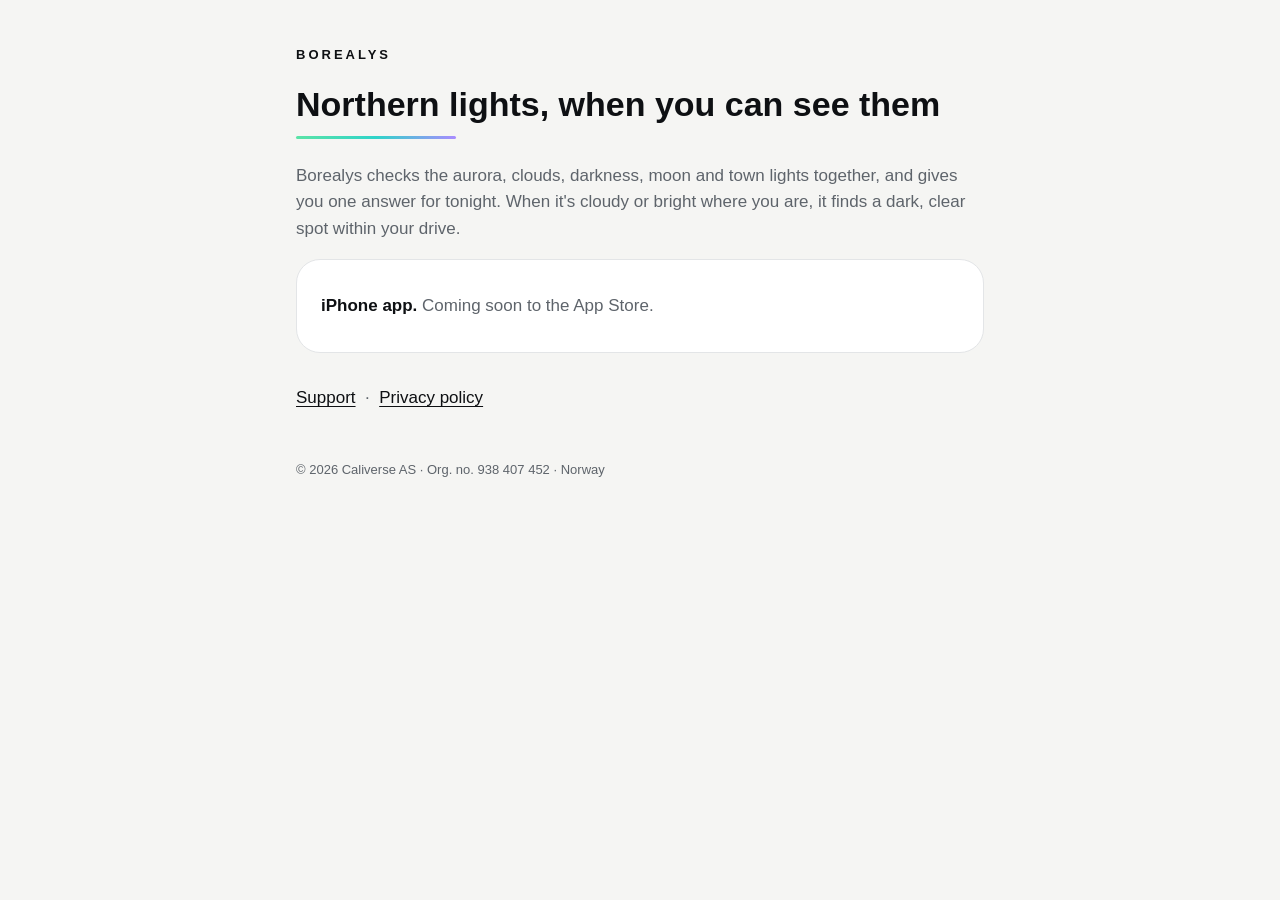
<file: index.html>
<!doctype html>
<html lang="en">
<head>
<meta charset="utf-8"><meta name="viewport" content="width=device-width, initial-scale=1">
<title>Borealys</title>
<meta name="description" content="Northern lights, when you can see them. One answer for tonight and where to go.">
<link rel="stylesheet" href="style.css">
</head>
<body><main>
<div class="wordmark">BOREALYS</div>
<h1>Northern lights, when you can see them</h1>
<div class="ribbon"></div>
<p>Borealys checks the aurora, clouds, darkness, moon and town lights together, and gives you one answer for tonight. When it's cloudy or bright where you are, it finds a dark, clear spot within your drive.</p>
<div class="card">
<p><strong>iPhone app.</strong> Coming soon to the App Store.</p>
</div>
<p style="margin-top:32px"><a href="support.html">Support</a> &nbsp;·&nbsp; <a href="privacy.html">Privacy policy</a></p>
<footer>© 2026 Caliverse AS · Org. no. 938 407 452 · Norway</footer>
</main></body>
</html>
</file>
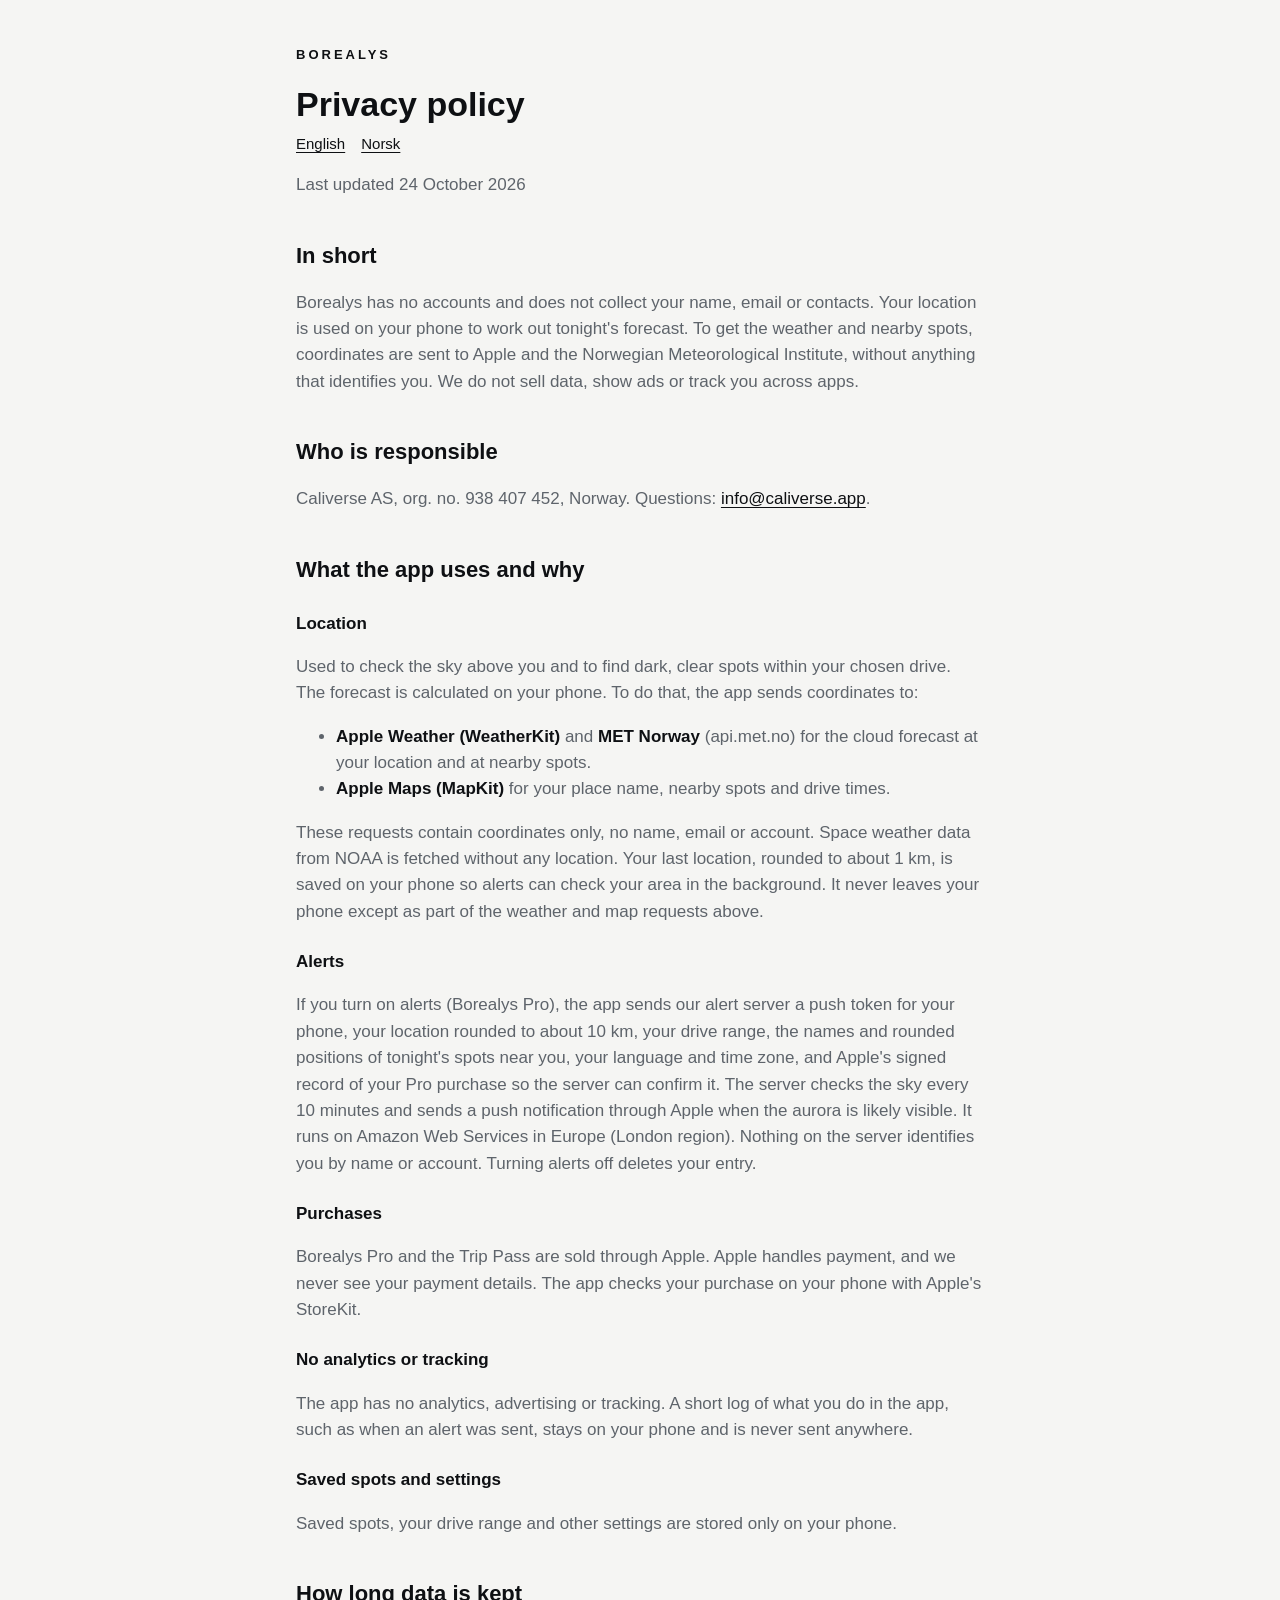
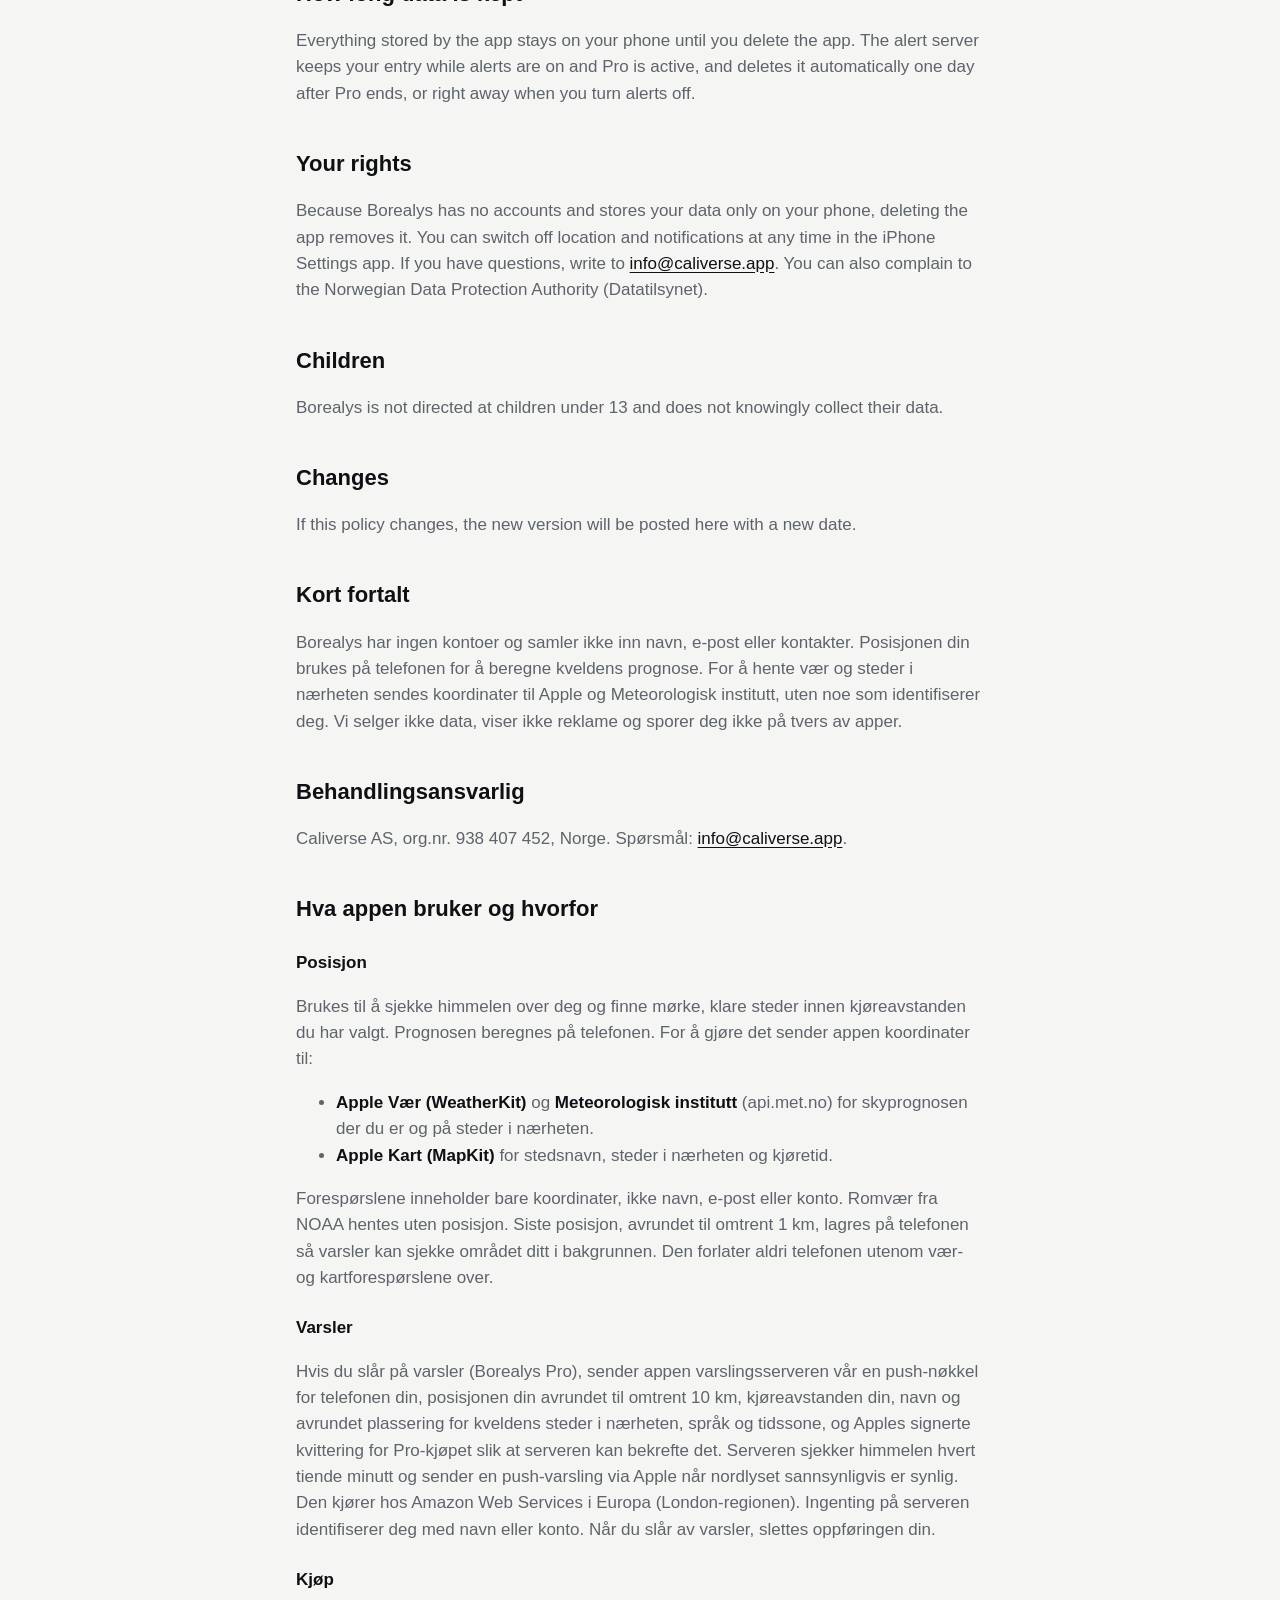
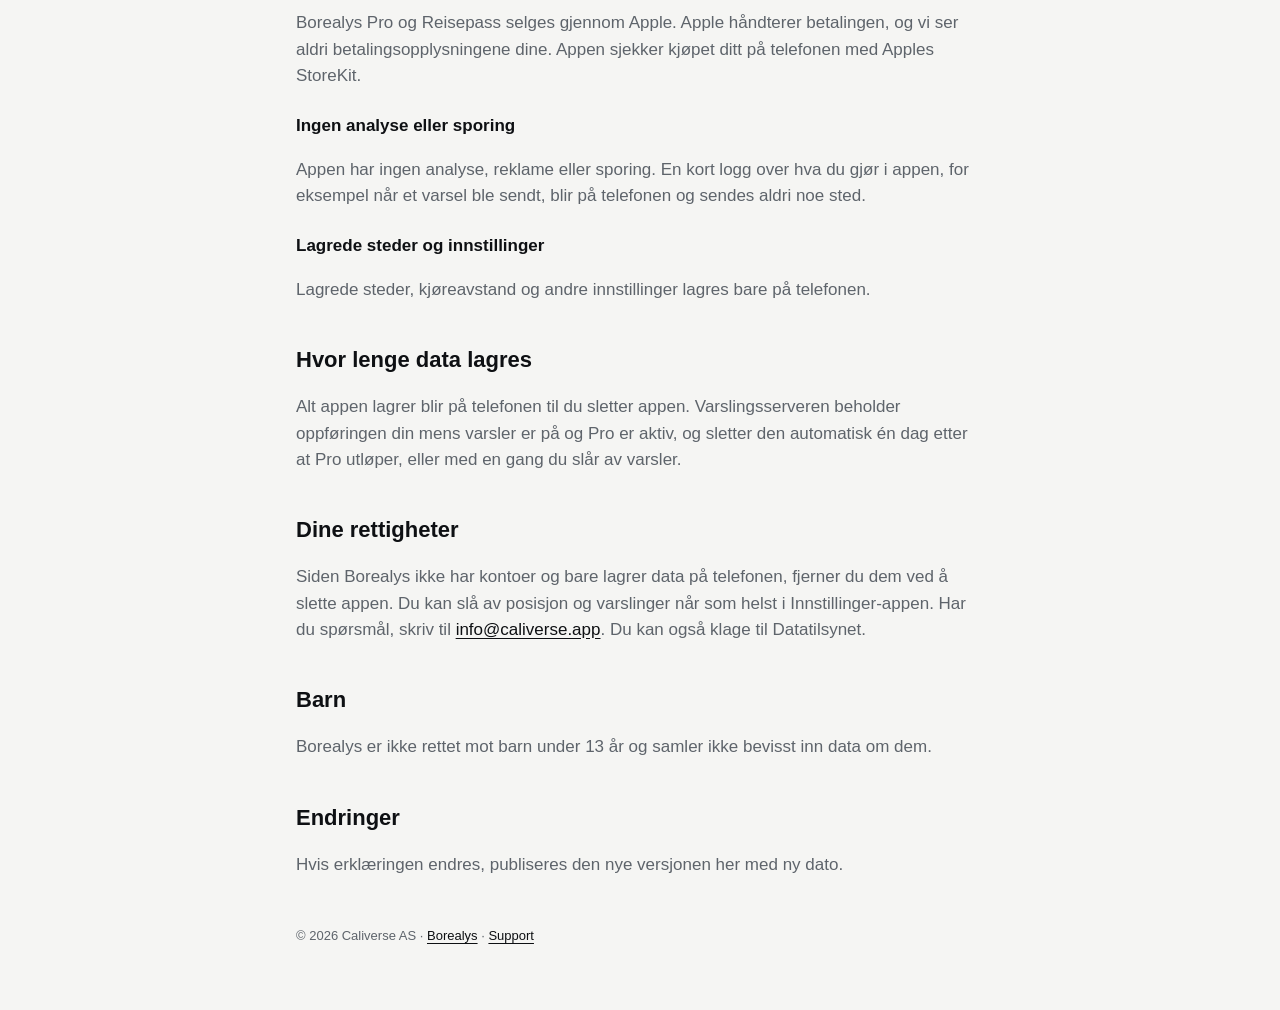
<file: privacy.html>
<!doctype html>
<html lang="en">
<head>
<meta charset="utf-8"><meta name="viewport" content="width=device-width, initial-scale=1">
<title>Borealys Privacy Policy</title>
<link rel="stylesheet" href="style.css">
</head>
<body><main>
<div class="wordmark">BOREALYS</div>
<h1>Privacy policy</h1>
<div class="lang"><a href="#en">English</a><a href="#nb">Norsk</a></div>
<p>Last updated 24 October 2026</p>

<section id="en">
<h2>In short</h2>
<p>Borealys has no accounts and does not collect your name, email or contacts. Your location is used on your phone to work out tonight's forecast. To get the weather and nearby spots, coordinates are sent to Apple and the Norwegian Meteorological Institute, without anything that identifies you. We do not sell data, show ads or track you across apps.</p>

<h2>Who is responsible</h2>
<p>Caliverse AS, org. no. 938 407 452, Norway. Questions: <a href="mailto:info@caliverse.app">info@caliverse.app</a>.</p>

<h2>What the app uses and why</h2>
<h3>Location</h3>
<p>Used to check the sky above you and to find dark, clear spots within your chosen drive. The forecast is calculated on your phone. To do that, the app sends coordinates to:</p>
<ul>
<li><strong>Apple Weather (WeatherKit)</strong> and <strong>MET Norway</strong> (api.met.no) for the cloud forecast at your location and at nearby spots.</li>
<li><strong>Apple Maps (MapKit)</strong> for your place name, nearby spots and drive times.</li>
</ul>
<p>These requests contain coordinates only, no name, email or account. Space weather data from NOAA is fetched without any location. Your last location, rounded to about 1 km, is saved on your phone so alerts can check your area in the background. It never leaves your phone except as part of the weather and map requests above.</p>

<h3>Alerts</h3>
<p>If you turn on alerts (Borealys Pro), the app sends our alert server a push token for your phone, your location rounded to about 10 km, your drive range, the names and rounded positions of tonight's spots near you, your language and time zone, and Apple's signed record of your Pro purchase so the server can confirm it. The server checks the sky every 10 minutes and sends a push notification through Apple when the aurora is likely visible. It runs on Amazon Web Services in Europe (London region). Nothing on the server identifies you by name or account. Turning alerts off deletes your entry.</p>

<h3>Purchases</h3>
<p>Borealys Pro and the Trip Pass are sold through Apple. Apple handles payment, and we never see your payment details. The app checks your purchase on your phone with Apple's StoreKit.</p>

<h3>No analytics or tracking</h3>
<p>The app has no analytics, advertising or tracking. A short log of what you do in the app, such as when an alert was sent, stays on your phone and is never sent anywhere.</p>

<h3>Saved spots and settings</h3>
<p>Saved spots, your drive range and other settings are stored only on your phone.</p>

<h2>How long data is kept</h2>
<p>Everything stored by the app stays on your phone until you delete the app. The alert server keeps your entry while alerts are on and Pro is active, and deletes it automatically one day after Pro ends, or right away when you turn alerts off.</p>

<h2>Your rights</h2>
<p>Because Borealys has no accounts and stores your data only on your phone, deleting the app removes it. You can switch off location and notifications at any time in the iPhone Settings app. If you have questions, write to <a href="mailto:info@caliverse.app">info@caliverse.app</a>. You can also complain to the Norwegian Data Protection Authority (Datatilsynet).</p>

<h2>Children</h2>
<p>Borealys is not directed at children under 13 and does not knowingly collect their data.</p>

<h2>Changes</h2>
<p>If this policy changes, the new version will be posted here with a new date.</p>
</section>

<section id="nb">
<h2>Kort fortalt</h2>
<p>Borealys har ingen kontoer og samler ikke inn navn, e-post eller kontakter. Posisjonen din brukes på telefonen for å beregne kveldens prognose. For å hente vær og steder i nærheten sendes koordinater til Apple og Meteorologisk institutt, uten noe som identifiserer deg. Vi selger ikke data, viser ikke reklame og sporer deg ikke på tvers av apper.</p>

<h2>Behandlingsansvarlig</h2>
<p>Caliverse AS, org.nr. 938 407 452, Norge. Spørsmål: <a href="mailto:info@caliverse.app">info@caliverse.app</a>.</p>

<h2>Hva appen bruker og hvorfor</h2>
<h3>Posisjon</h3>
<p>Brukes til å sjekke himmelen over deg og finne mørke, klare steder innen kjøreavstanden du har valgt. Prognosen beregnes på telefonen. For å gjøre det sender appen koordinater til:</p>
<ul>
<li><strong>Apple Vær (WeatherKit)</strong> og <strong>Meteorologisk institutt</strong> (api.met.no) for skyprognosen der du er og på steder i nærheten.</li>
<li><strong>Apple Kart (MapKit)</strong> for stedsnavn, steder i nærheten og kjøretid.</li>
</ul>
<p>Forespørslene inneholder bare koordinater, ikke navn, e-post eller konto. Romvær fra NOAA hentes uten posisjon. Siste posisjon, avrundet til omtrent 1 km, lagres på telefonen så varsler kan sjekke området ditt i bakgrunnen. Den forlater aldri telefonen utenom vær- og kartforespørslene over.</p>

<h3>Varsler</h3>
<p>Hvis du slår på varsler (Borealys Pro), sender appen varslingsserveren vår en push-nøkkel for telefonen din, posisjonen din avrundet til omtrent 10 km, kjøreavstanden din, navn og avrundet plassering for kveldens steder i nærheten, språk og tidssone, og Apples signerte kvittering for Pro-kjøpet slik at serveren kan bekrefte det. Serveren sjekker himmelen hvert tiende minutt og sender en push-varsling via Apple når nordlyset sannsynligvis er synlig. Den kjører hos Amazon Web Services i Europa (London-regionen). Ingenting på serveren identifiserer deg med navn eller konto. Når du slår av varsler, slettes oppføringen din.</p>

<h3>Kjøp</h3>
<p>Borealys Pro og Reisepass selges gjennom Apple. Apple håndterer betalingen, og vi ser aldri betalingsopplysningene dine. Appen sjekker kjøpet ditt på telefonen med Apples StoreKit.</p>

<h3>Ingen analyse eller sporing</h3>
<p>Appen har ingen analyse, reklame eller sporing. En kort logg over hva du gjør i appen, for eksempel når et varsel ble sendt, blir på telefonen og sendes aldri noe sted.</p>

<h3>Lagrede steder og innstillinger</h3>
<p>Lagrede steder, kjøreavstand og andre innstillinger lagres bare på telefonen.</p>

<h2>Hvor lenge data lagres</h2>
<p>Alt appen lagrer blir på telefonen til du sletter appen. Varslingsserveren beholder oppføringen din mens varsler er på og Pro er aktiv, og sletter den automatisk én dag etter at Pro utløper, eller med en gang du slår av varsler.</p>

<h2>Dine rettigheter</h2>
<p>Siden Borealys ikke har kontoer og bare lagrer data på telefonen, fjerner du dem ved å slette appen. Du kan slå av posisjon og varslinger når som helst i Innstillinger-appen. Har du spørsmål, skriv til <a href="mailto:info@caliverse.app">info@caliverse.app</a>. Du kan også klage til Datatilsynet.</p>

<h2>Barn</h2>
<p>Borealys er ikke rettet mot barn under 13 år og samler ikke bevisst inn data om dem.</p>

<h2>Endringer</h2>
<p>Hvis erklæringen endres, publiseres den nye versjonen her med ny dato.</p>
</section>

<footer>© 2026 Caliverse AS · <a href="index.html">Borealys</a> · <a href="support.html">Support</a></footer>
</main></body>
</html>
</file>
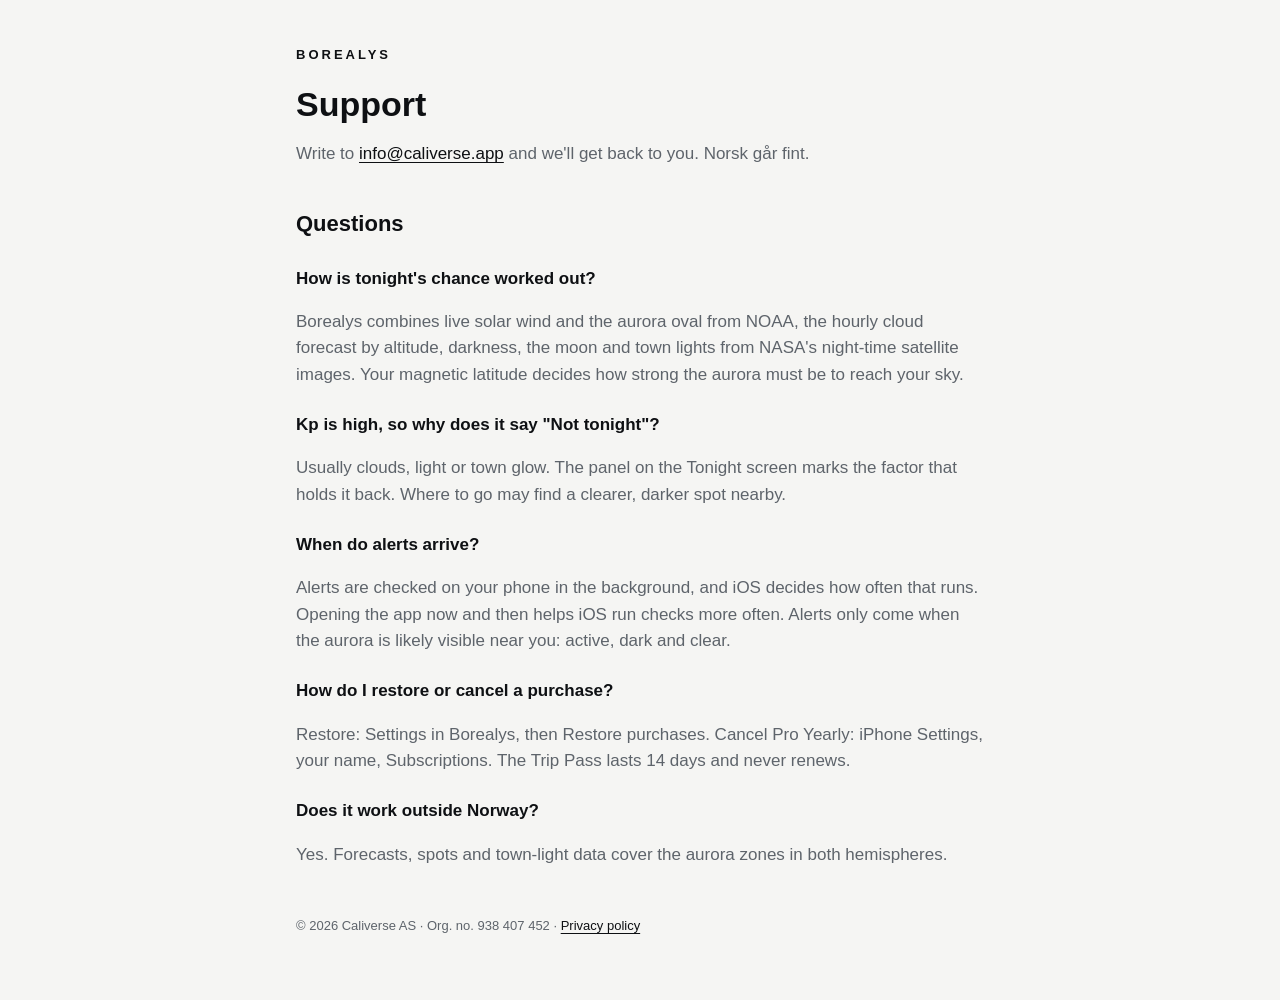
<file: support.html>
<!doctype html>
<html lang="en">
<head>
<meta charset="utf-8"><meta name="viewport" content="width=device-width, initial-scale=1">
<title>Borealys Support</title>
<link rel="stylesheet" href="style.css">
</head>
<body><main>
<div class="wordmark">BOREALYS</div>
<h1>Support</h1>
<p>Write to <a href="mailto:info@caliverse.app">info@caliverse.app</a> and we'll get back to you. Norsk går fint.</p>

<h2>Questions</h2>
<h3>How is tonight's chance worked out?</h3>
<p>Borealys combines live solar wind and the aurora oval from NOAA, the hourly cloud forecast by altitude, darkness, the moon and town lights from NASA's night-time satellite images. Your magnetic latitude decides how strong the aurora must be to reach your sky.</p>
<h3>Kp is high, so why does it say "Not tonight"?</h3>
<p>Usually clouds, light or town glow. The panel on the Tonight screen marks the factor that holds it back. Where to go may find a clearer, darker spot nearby.</p>
<h3>When do alerts arrive?</h3>
<p>Alerts are checked on your phone in the background, and iOS decides how often that runs. Opening the app now and then helps iOS run checks more often. Alerts only come when the aurora is likely visible near you: active, dark and clear.</p>
<h3>How do I restore or cancel a purchase?</h3>
<p>Restore: Settings in Borealys, then Restore purchases. Cancel Pro Yearly: iPhone Settings, your name, Subscriptions. The Trip Pass lasts 14 days and never renews.</p>
<h3>Does it work outside Norway?</h3>
<p>Yes. Forecasts, spots and town-light data cover the aurora zones in both hemispheres.</p>

<footer>© 2026 Caliverse AS · Org. no. 938 407 452 · <a href="privacy.html">Privacy policy</a></footer>
</main></body>
</html>
</file>
<file: style.css>
:root { --bg:#F5F5F3; --surface:#FFFFFF; --line:#E3E5E7; --ink:#0E1013; --secondary:#5E646B; --aurora:#007A55; color-scheme: light dark; }
@media (prefers-color-scheme: dark) { :root { --bg:#0B0C0E; --surface:#15171A; --line:#26292D; --ink:#F2F3F4; --secondary:#9BA1A8; --aurora:#5BE3A6; } }
* { box-sizing: border-box; }
body { margin:0; background:var(--bg); color:var(--ink); font: 17px/1.55 -apple-system, BlinkMacSystemFont, "SF Pro Text", "Helvetica Neue", Arial, sans-serif; }
main { max-width: 720px; margin: 0 auto; padding: 48px 16px 64px; }
.wordmark { font: 600 13px/1 -apple-system, sans-serif; letter-spacing: 3px; font-stretch: expanded; }
h1 { font-size: 34px; line-height: 1.15; font-weight: 600; margin: 24px 0 8px; }
h2 { font-size: 22px; font-weight: 600; margin: 40px 0 8px; }
h3 { font-size: 17px; font-weight: 600; margin: 24px 0 4px; }
p, li { color: var(--secondary); }
strong { color: var(--ink); font-weight: 600; }
a { color: var(--ink); text-underline-offset: 3px; }
.card { background: var(--surface); border: 1px solid var(--line); border-radius: 24px; padding: 16px 24px; margin-top: 16px; }
.lang { display:flex; gap:16px; margin-top: 8px; font-size: 15px; }
.ribbon { height: 3px; width: 160px; border-radius: 2px; background: linear-gradient(90deg, #5BE3A6, #2FD4C9, #A98BFF); margin: 12px 0 24px; }
footer { margin-top: 48px; font-size: 13px; color: var(--secondary); }
</file>
